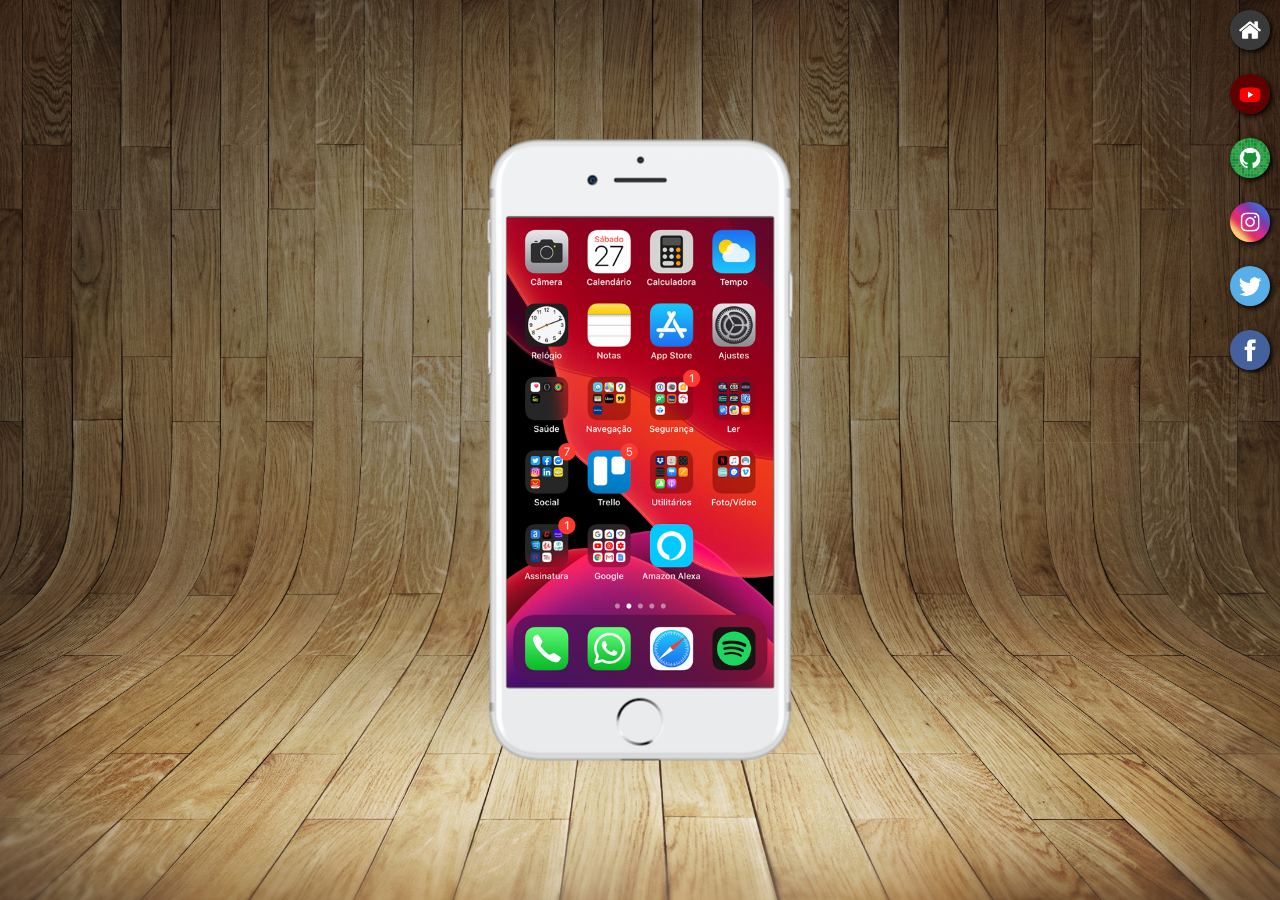
<file: index.html>
<!DOCTYPE html>
<html lang="pt-br">
<head>
    <meta charset="UTF-8">
    <meta http-equiv="X-UA-Compatible" content="IE=edge">
    <meta name="viewport" content="width=device-width, initial-scale=1.0">
    <link rel="shortcut icon" href="favicon.ico" type="image/x-icon">
    <link rel="stylesheet" href="estilos/style.css">
    
    <title>Projeto Redes Socias</title>
</head>
<body>
    <main>
        <section  id="telefone">
            <iframe src="home.html" name="tela" id="tela" frameborder="0">
                Seu navegador não compativel com isso.
            </iframe>''
          
        </section>
        <section id="rede-sociais">
            <a href="home.html" target="tela"><img src="imagens/logo-home.jpg" alt="Home"></a><br>
            <a href="youtube.html" target="tela"><img src="imagens/logo-youtube.jpg" alt="youtube"></a><br>
            <a href="github.html" target="tela"><img src="imagens/logo-github.jpg" alt="github"></a><br>
            <a href="instagran.html" target="tela"><img src="imagens/logo-instagram.jpg" alt="instagran"></a><br>
            <a href="twitter.html" target="tela"><img src="imagens/logo-twitter.jpg" alt="twitter"></a><br>
            <a href="facebook.html" target="tela"><img src="imagens/logo-facebook.jpg" alt="facebook"></a>
        </section>
    </main>
</body>
</html>
</file>
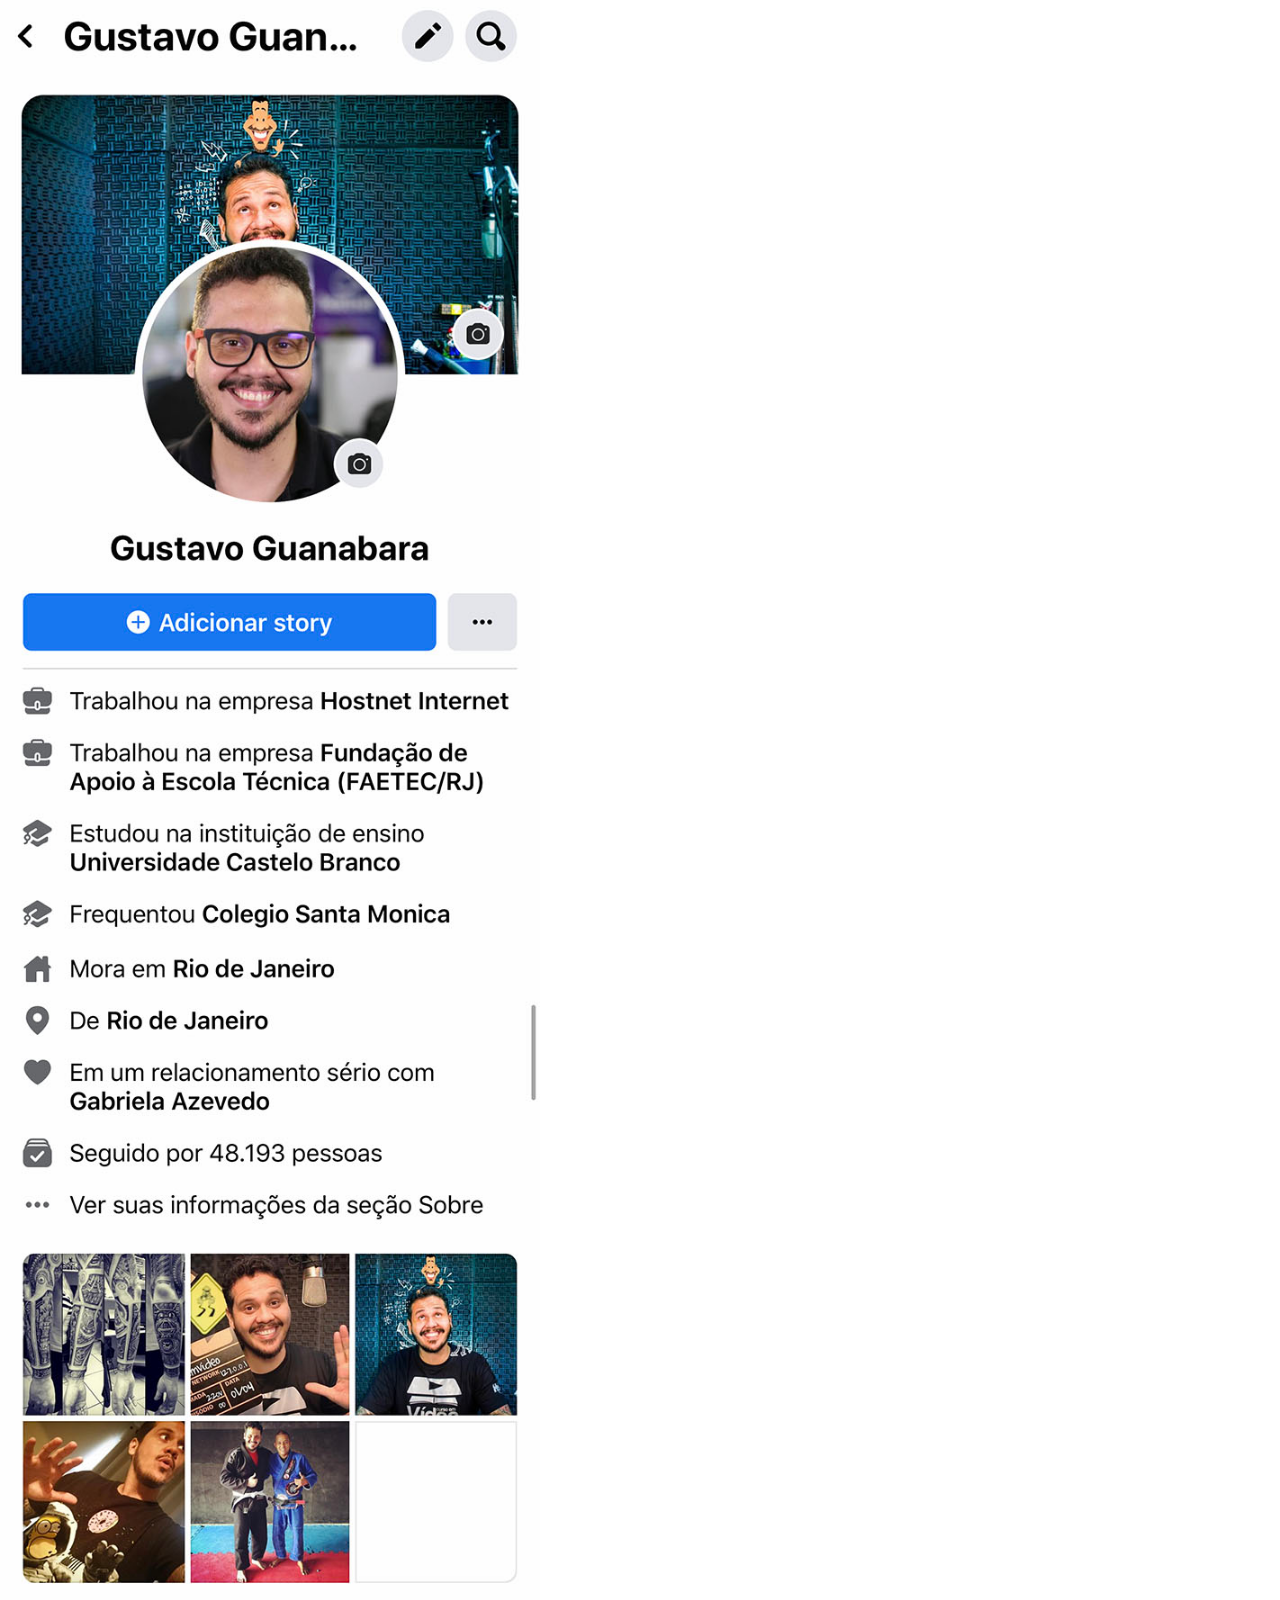
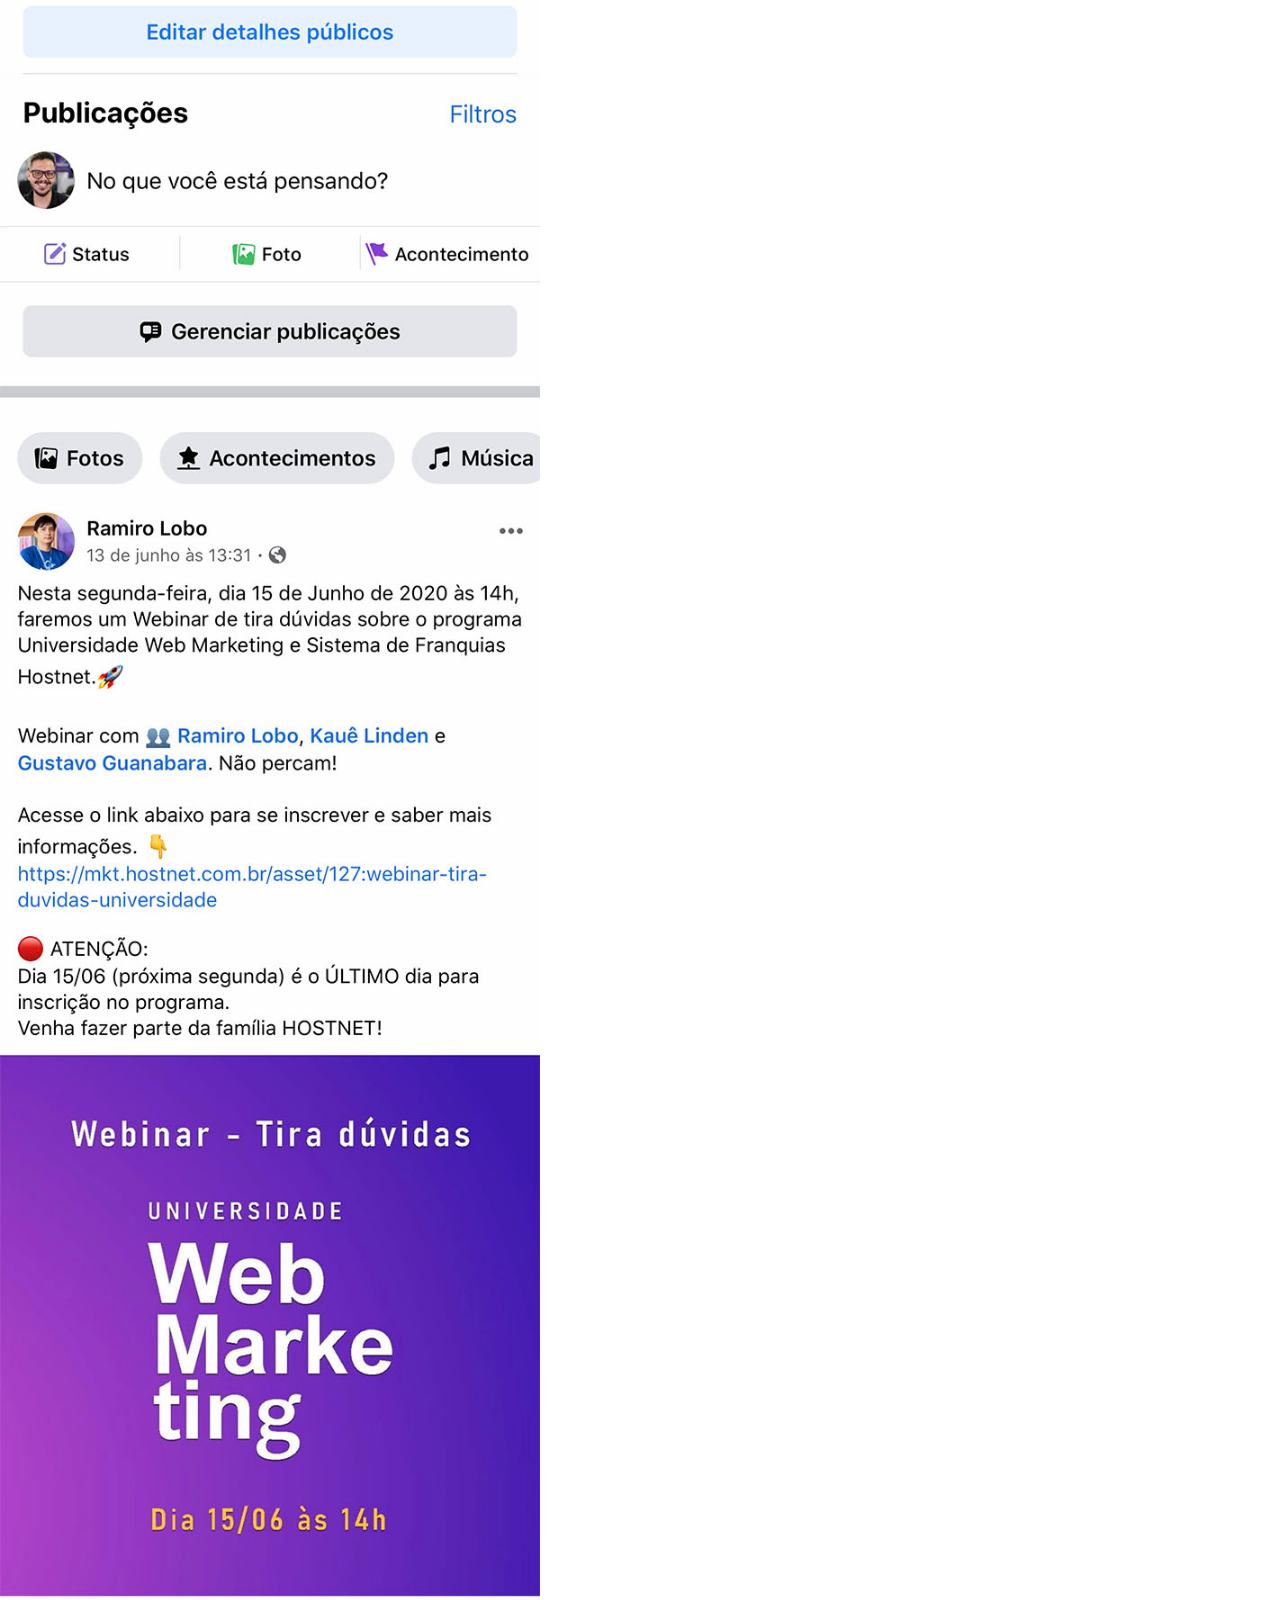
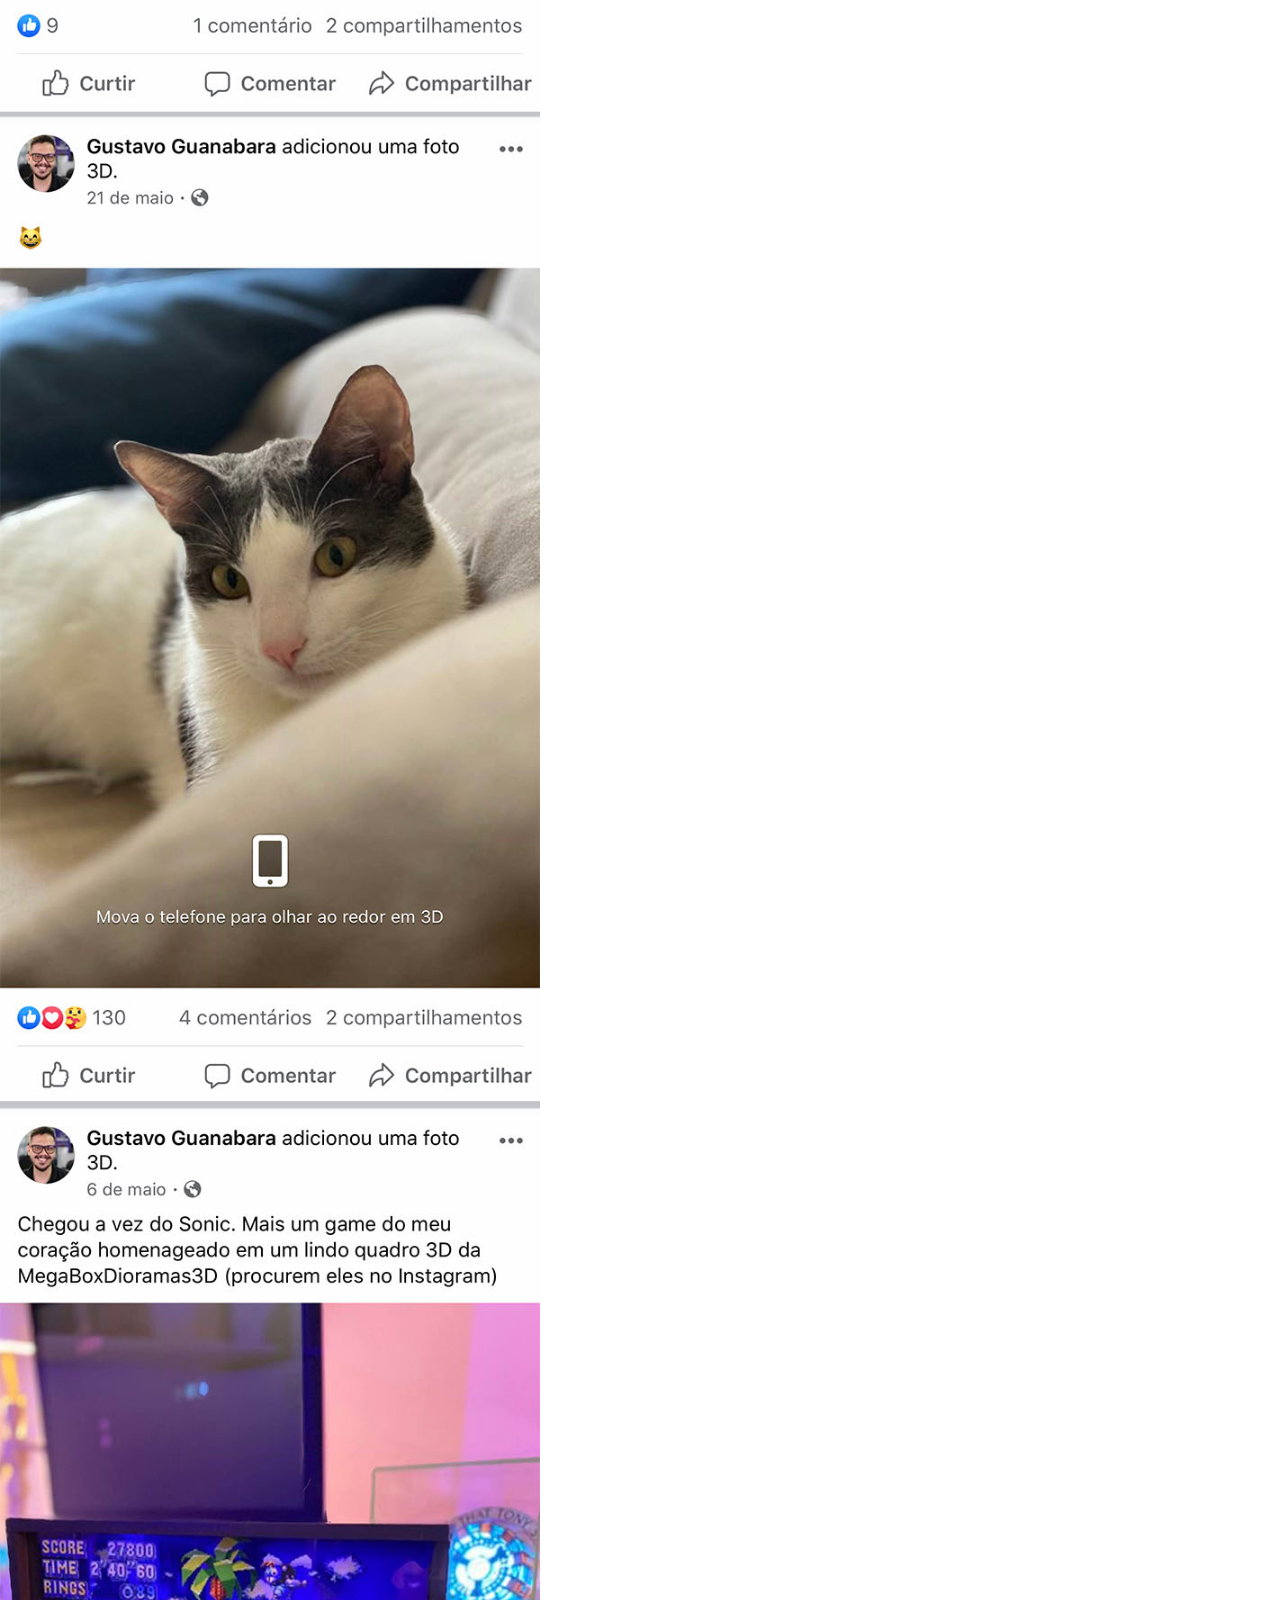
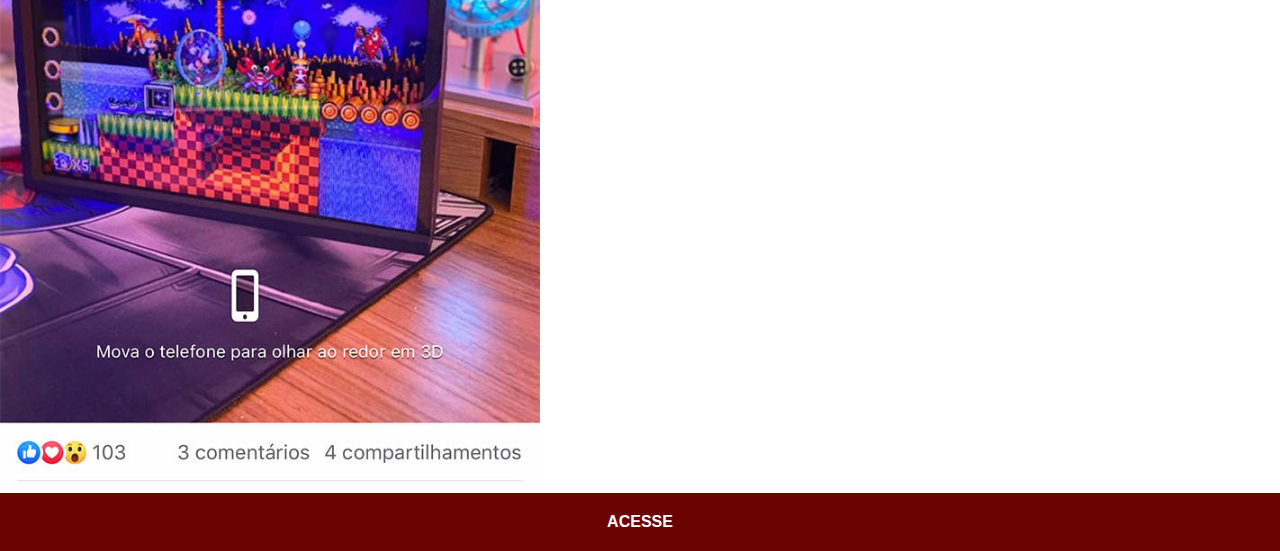
<file: facebook.html>
<!DOCTYPE html>
<html lang="pt-br">
<head>
    <meta charset="UTF-8">
    <meta http-equiv="X-UA-Compatible" content="IE=edge">
    <meta name="viewport" content="width=device-width, initial-scale=1.0">
    <title>Facebook</title>
    <link rel="stylesheet" href="estilos/social.css">
</head>
<body>
    <img src="imagens/tela-facebook.jpg" alt="facebook">
    <a href="https://www.facebook.com/robson.germano.3/" target="_blank">ACESSE</a>
</body>
</html>
</file>
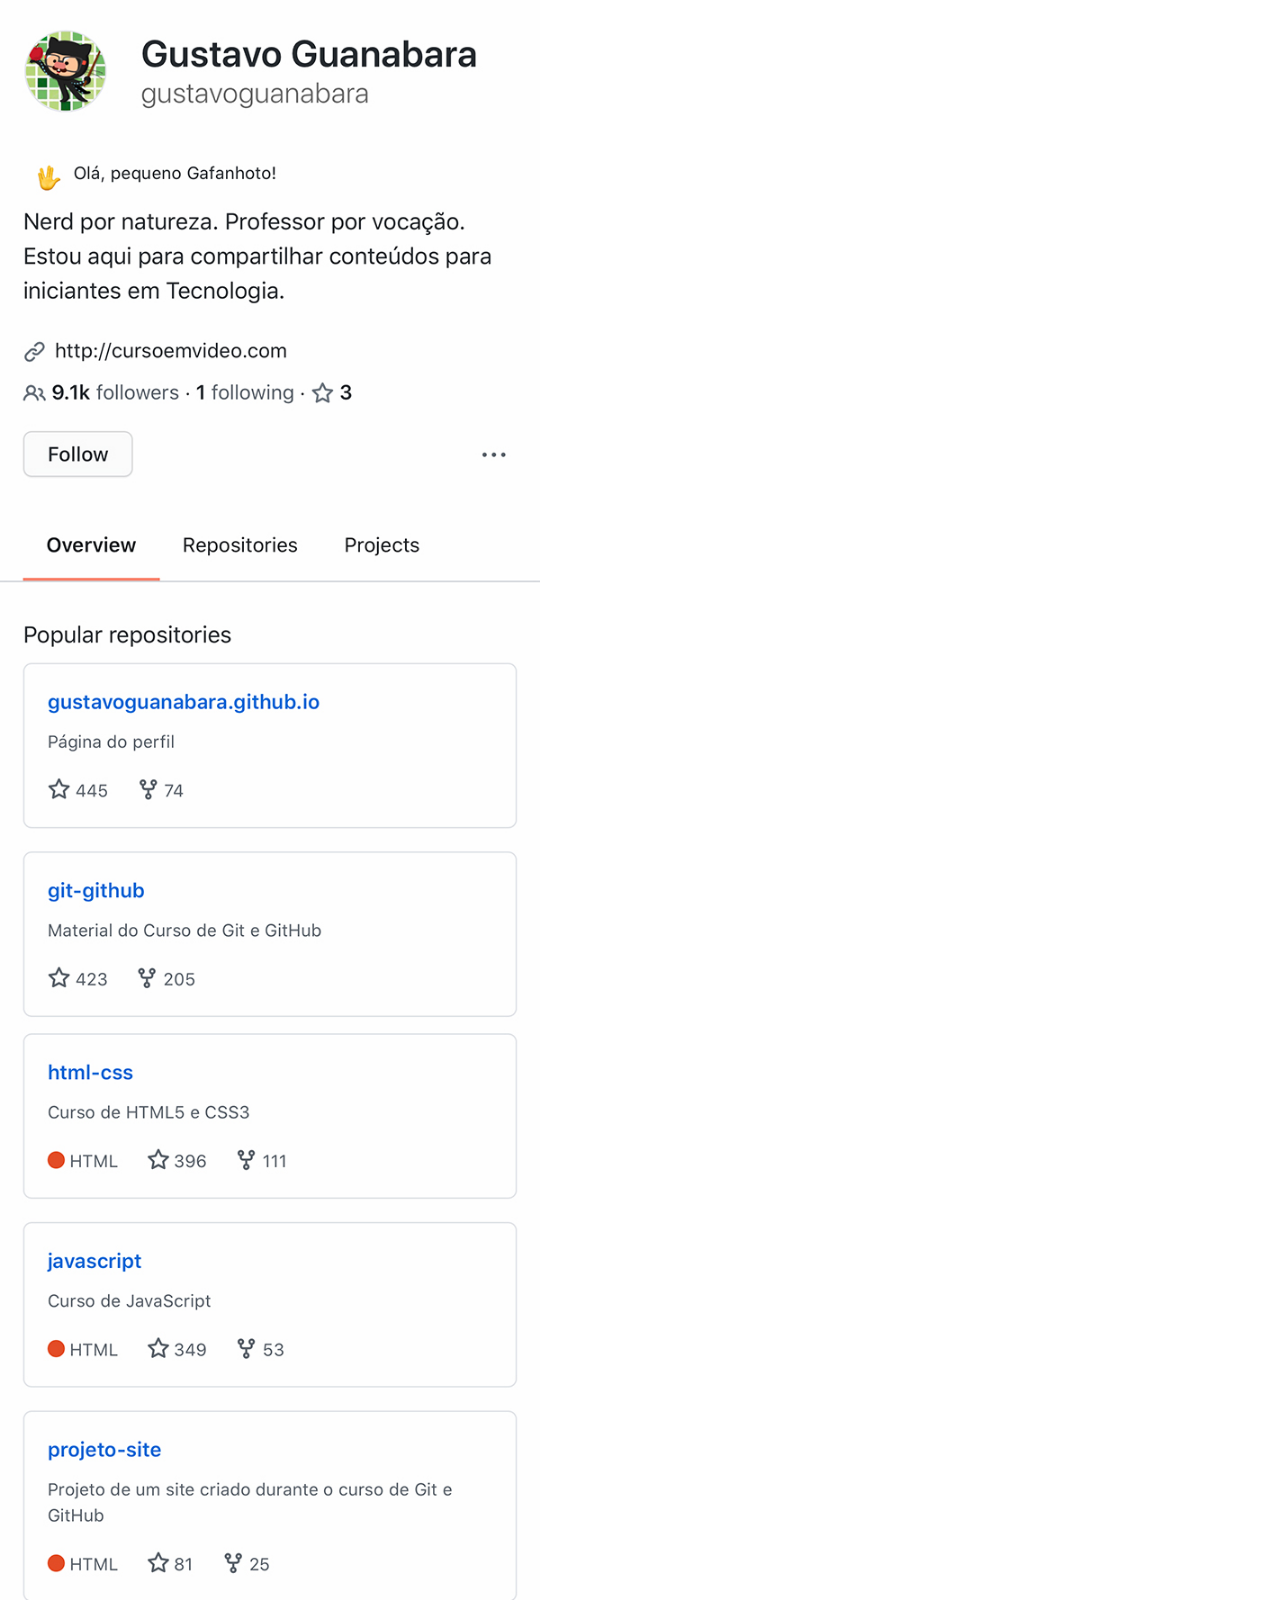
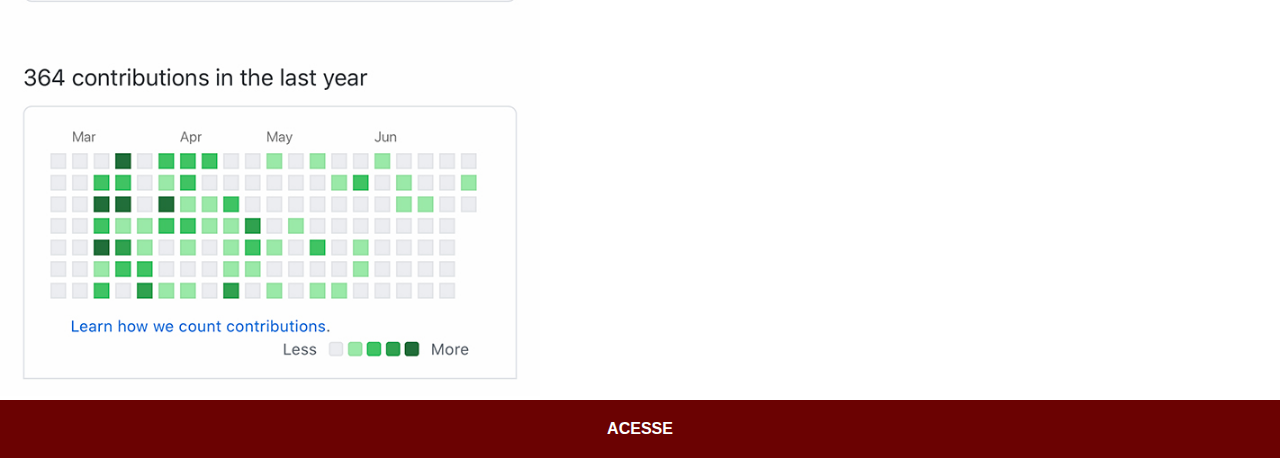
<file: github.html>
<!DOCTYPE html>
<html lang="pt-br">
<head>
    <meta charset="UTF-8">
    <meta http-equiv="X-UA-Compatible" content="IE=edge">
    <meta name="viewport" content="width=device-width, initial-scale=1.0">
    <title>github</title>
    <link rel="stylesheet" href="estilos/social.css">
</head>
<body>
    <img src="imagens/tela-github.jpg" alt="github">
    <a href="https://github.com/robsondi" target="_blank">ACESSE</a>
</body>
</html>
</file>
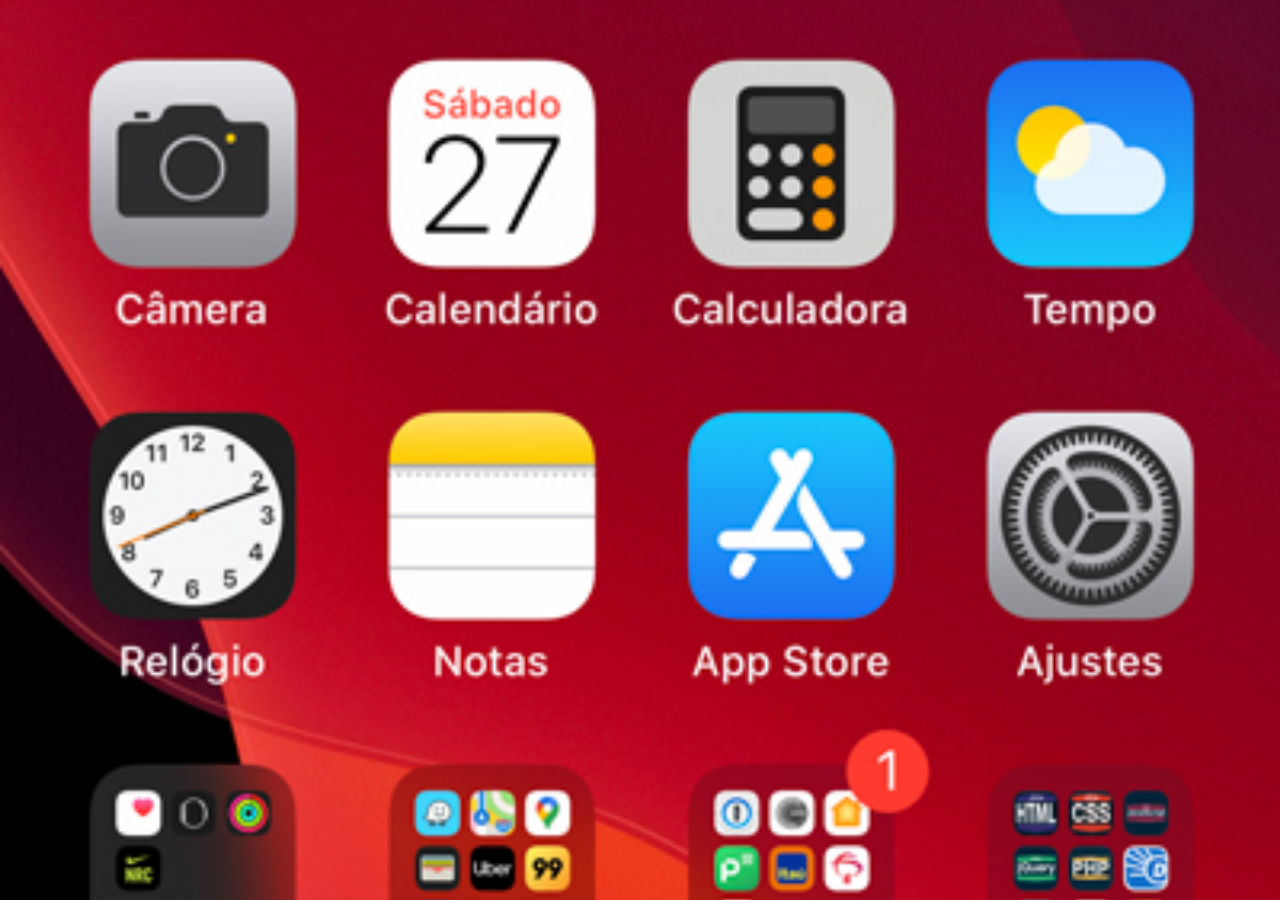
<file: home.html>
<!DOCTYPE html>
<html lang="pt-br">
<head>
    <meta charset="UTF-8">
    <meta http-equiv="X-UA-Compatible" content="IE=edge">
    <meta name="viewport" content="width=device-width, initial-scale=1.0">
    <title>Home</title>
</head>
<style>
    * {
        margin: 0px;
        padding: 0px;
    }

    body {
        width: 100vw;
        height: 100vh;
        background: bisque url('imagens/tela-home.jpg') no-repeat top center;
        background-size: cover;

    }
</style>
<body>
    
</body>
</html>
</file>
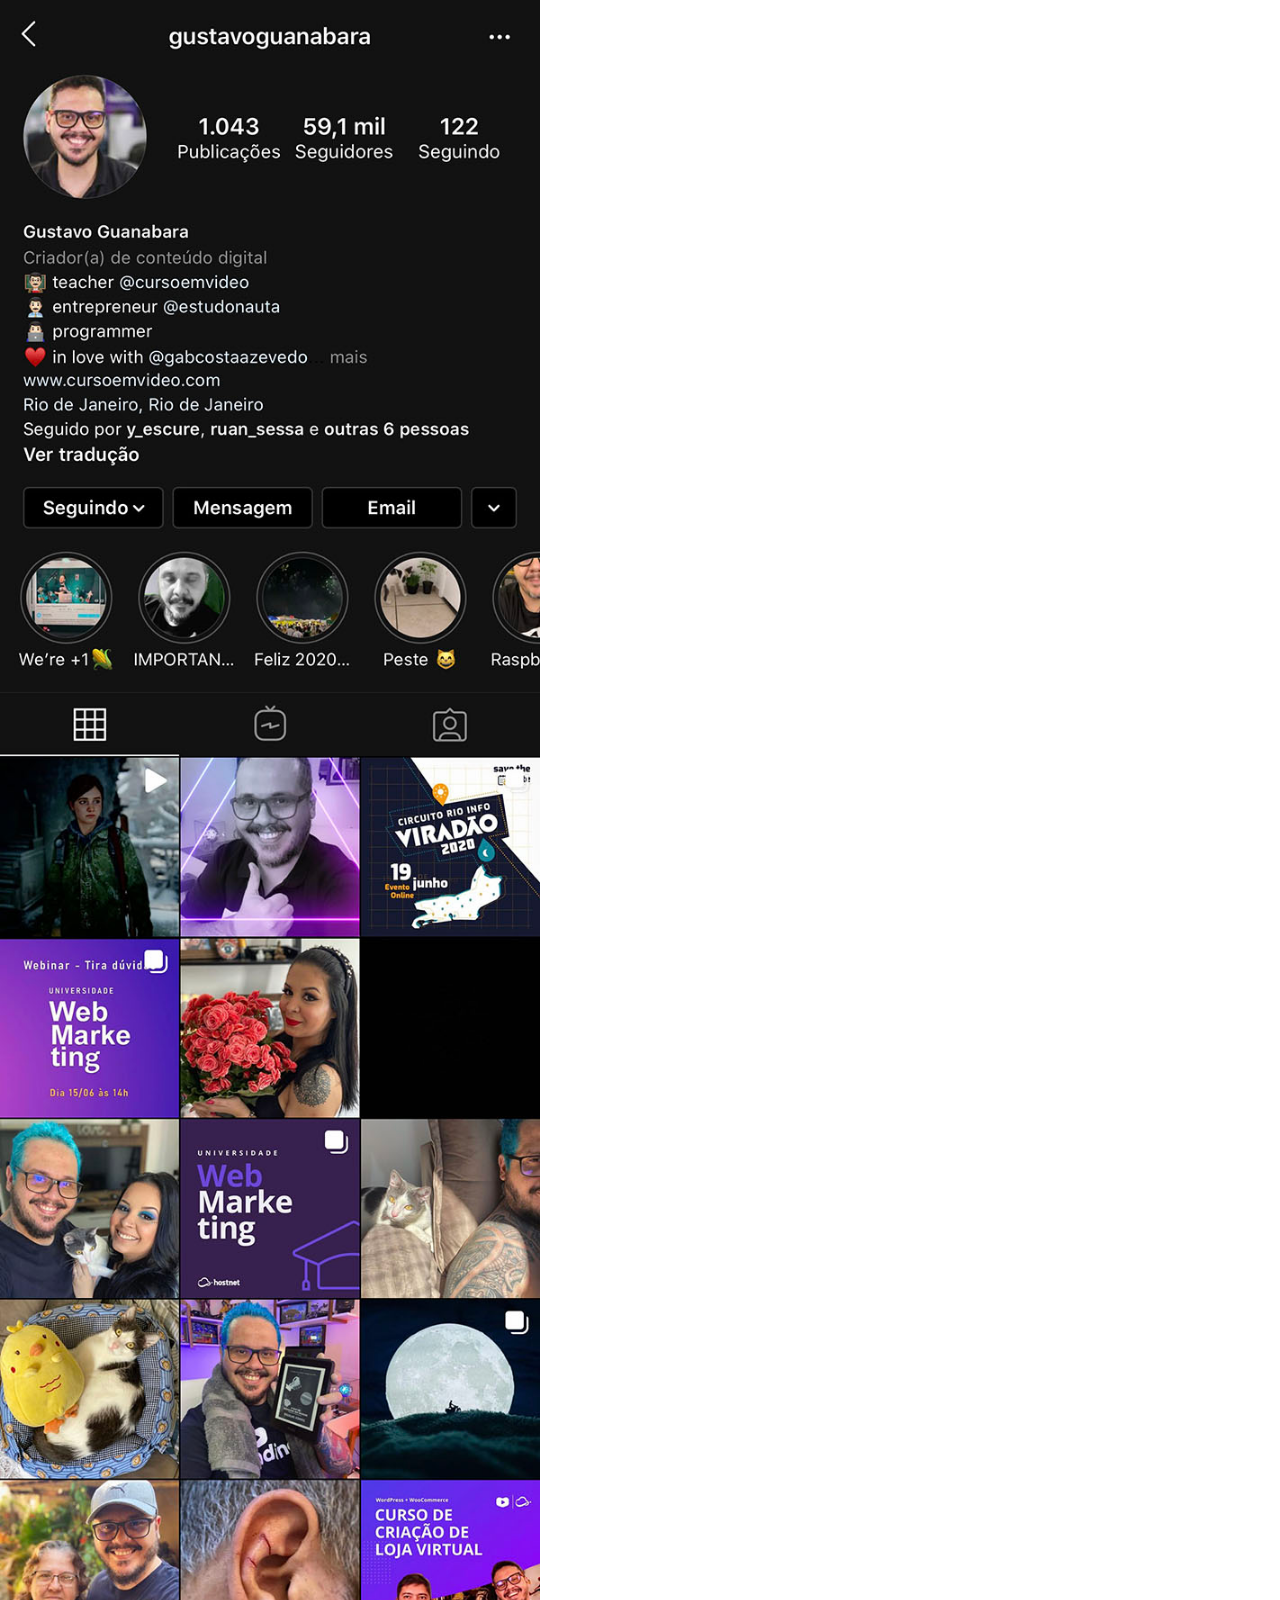
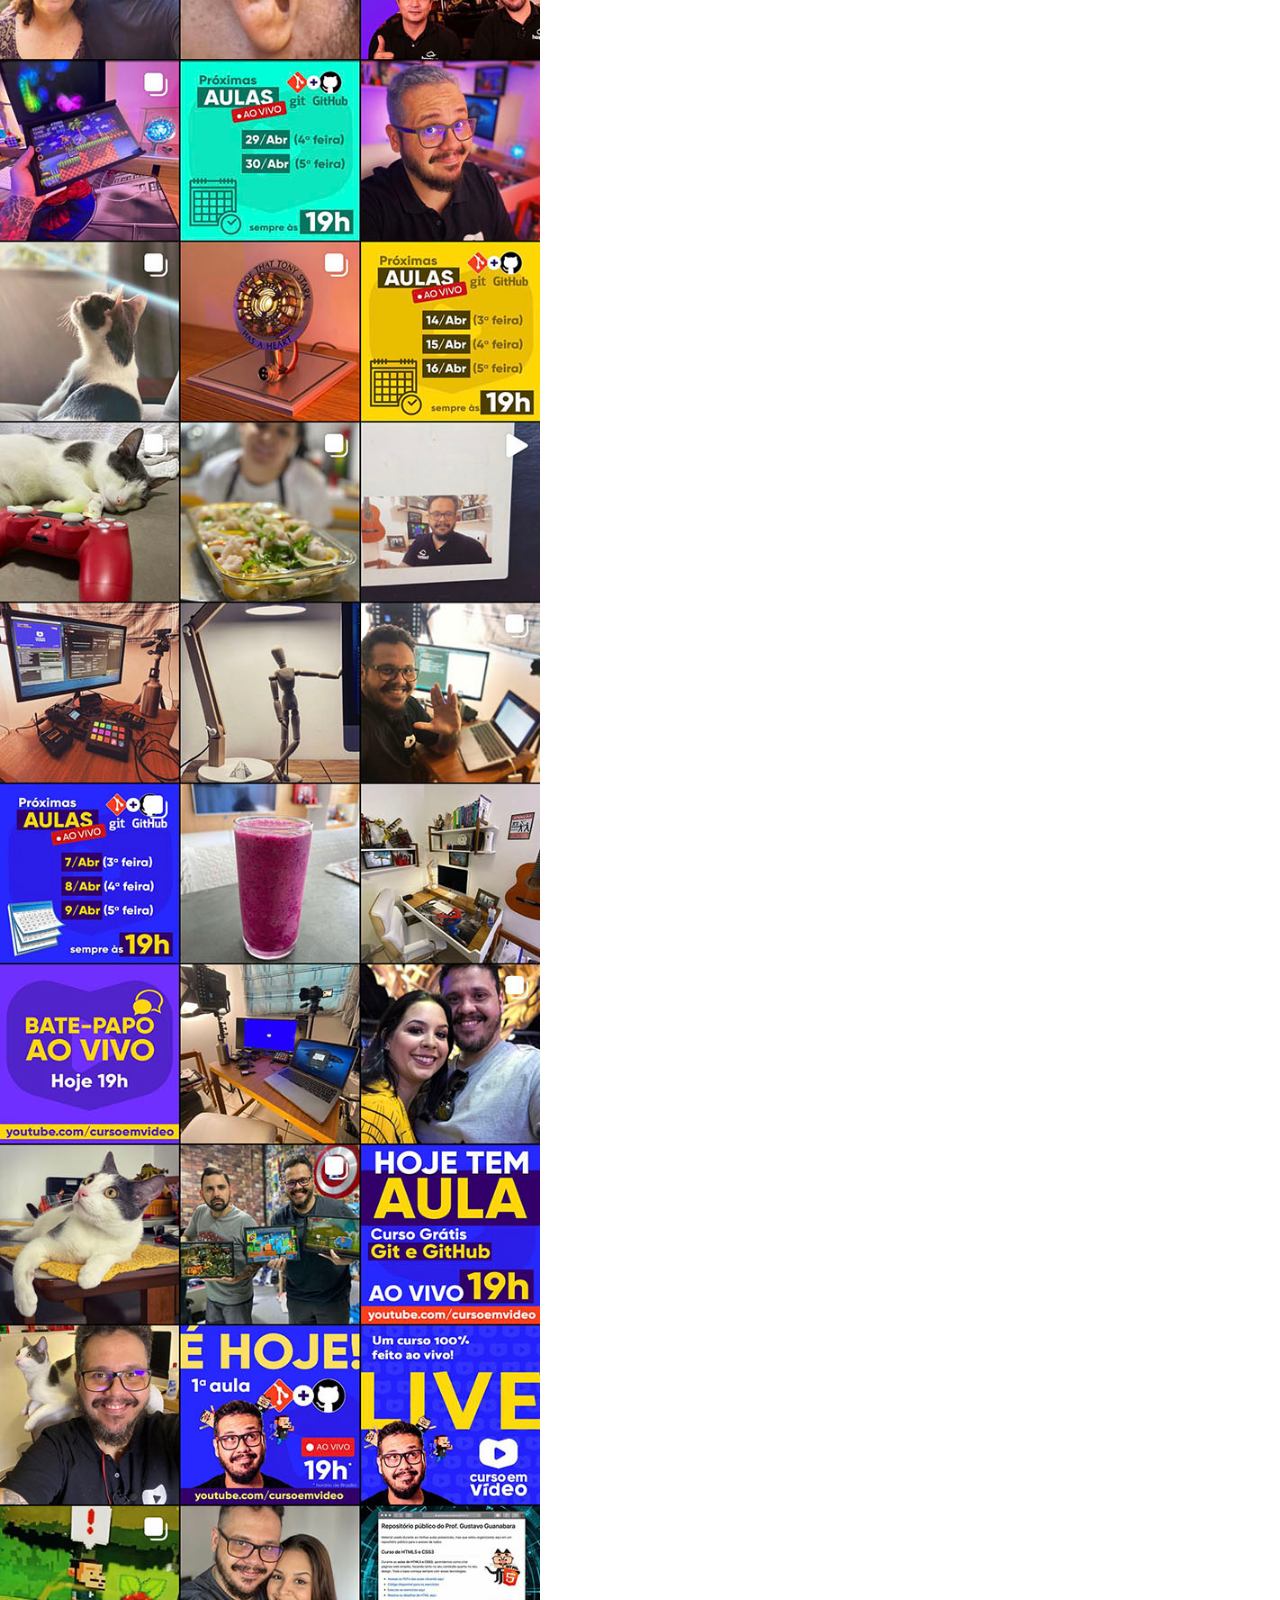
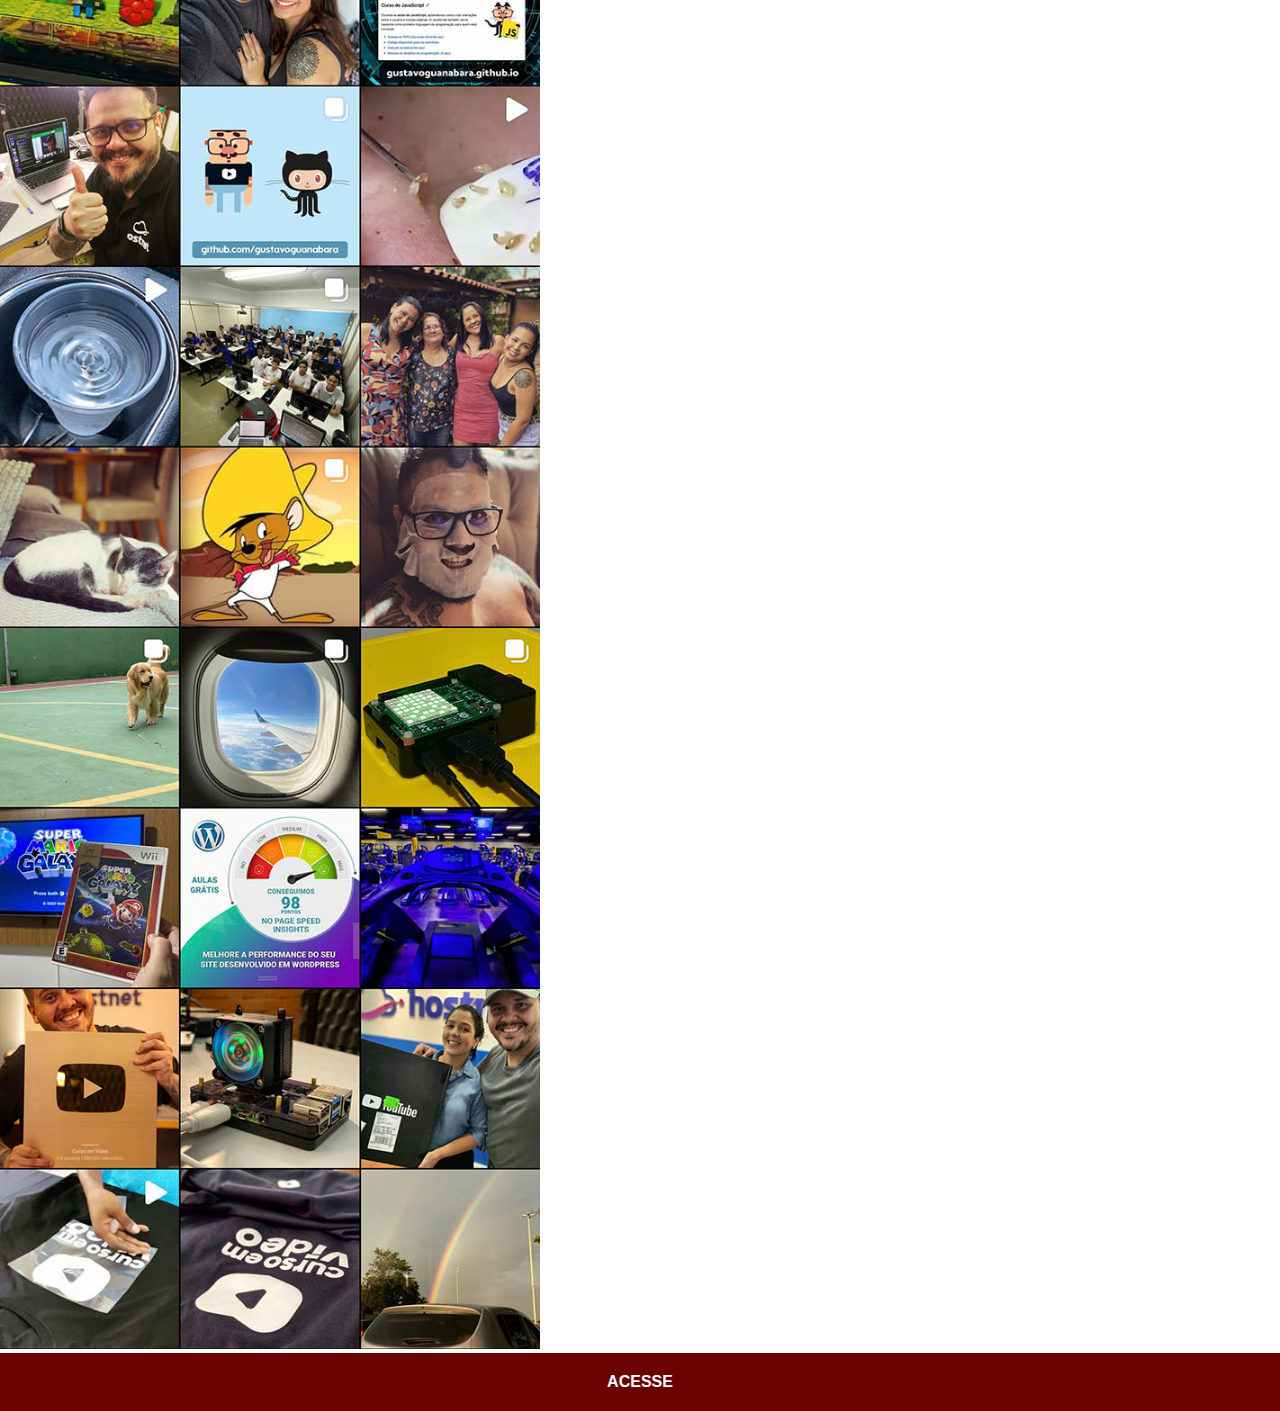
<file: instagran.html>
<!DOCTYPE html>
<html lang="pt-br">
<head>
    <meta charset="UTF-8">
    <meta http-equiv="X-UA-Compatible" content="IE=edge">
    <meta name="viewport" content="width=device-width, initial-scale=1.0">
    <title>instagran</title>
    <link rel="stylesheet" href="estilos/social.css">
</head>
<body>
    <img src="imagens/tela-instagram.jpg" alt="instagran">
    <a href="https://www.instagram.com/robsondi/" target="_blank">ACESSE</a>
</body>
</html>
</file>
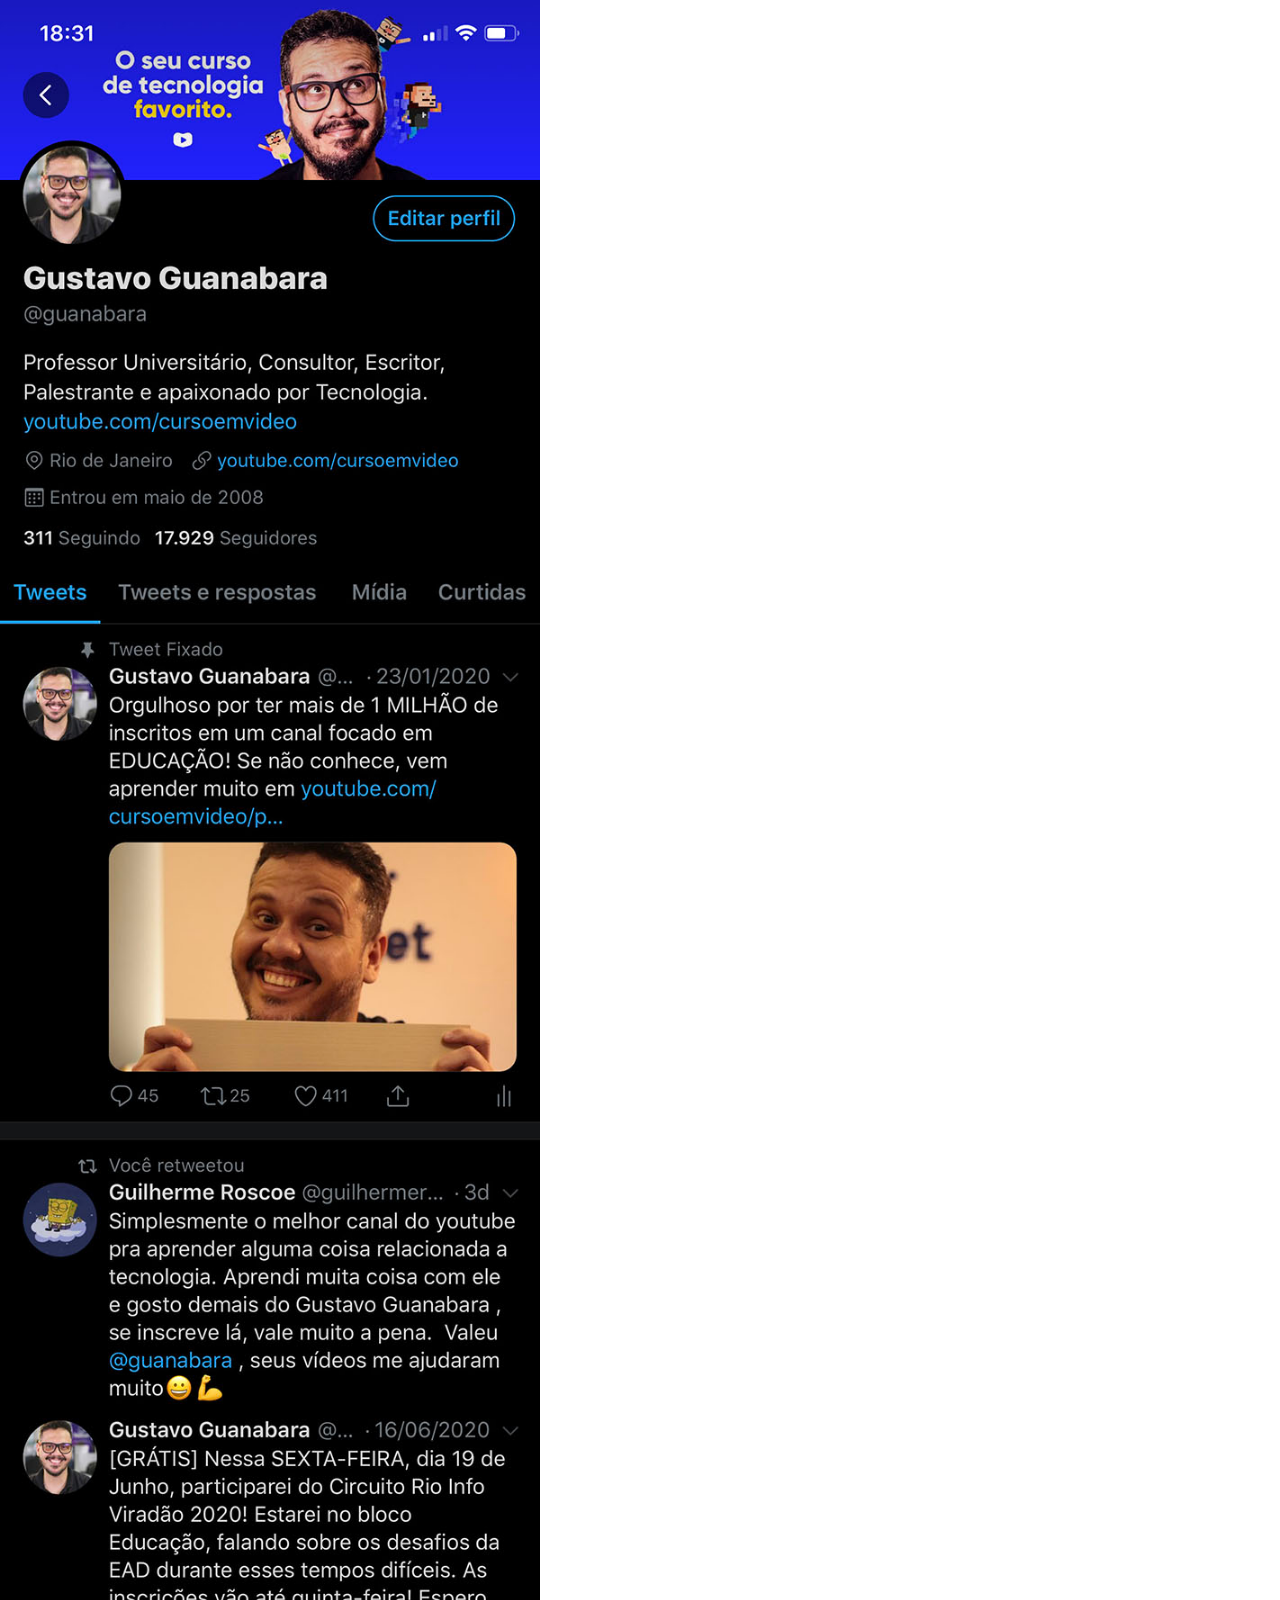
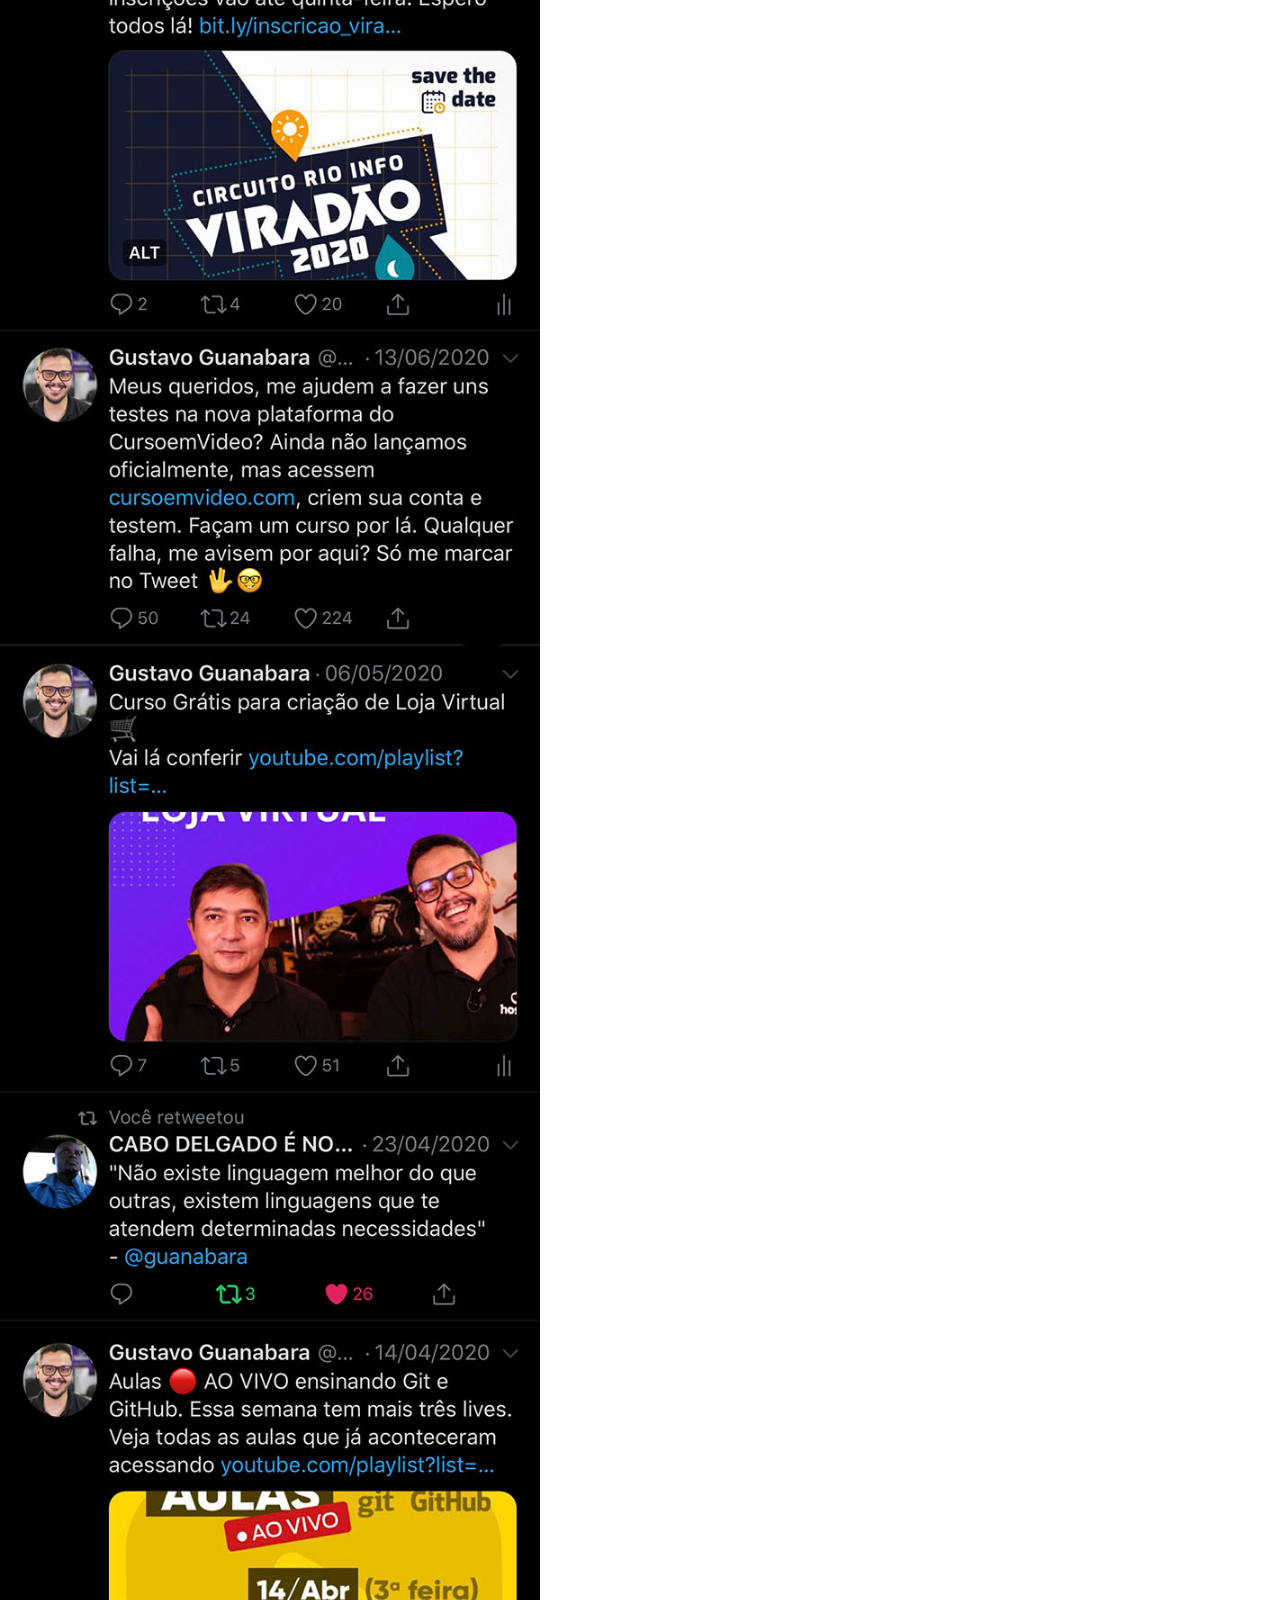
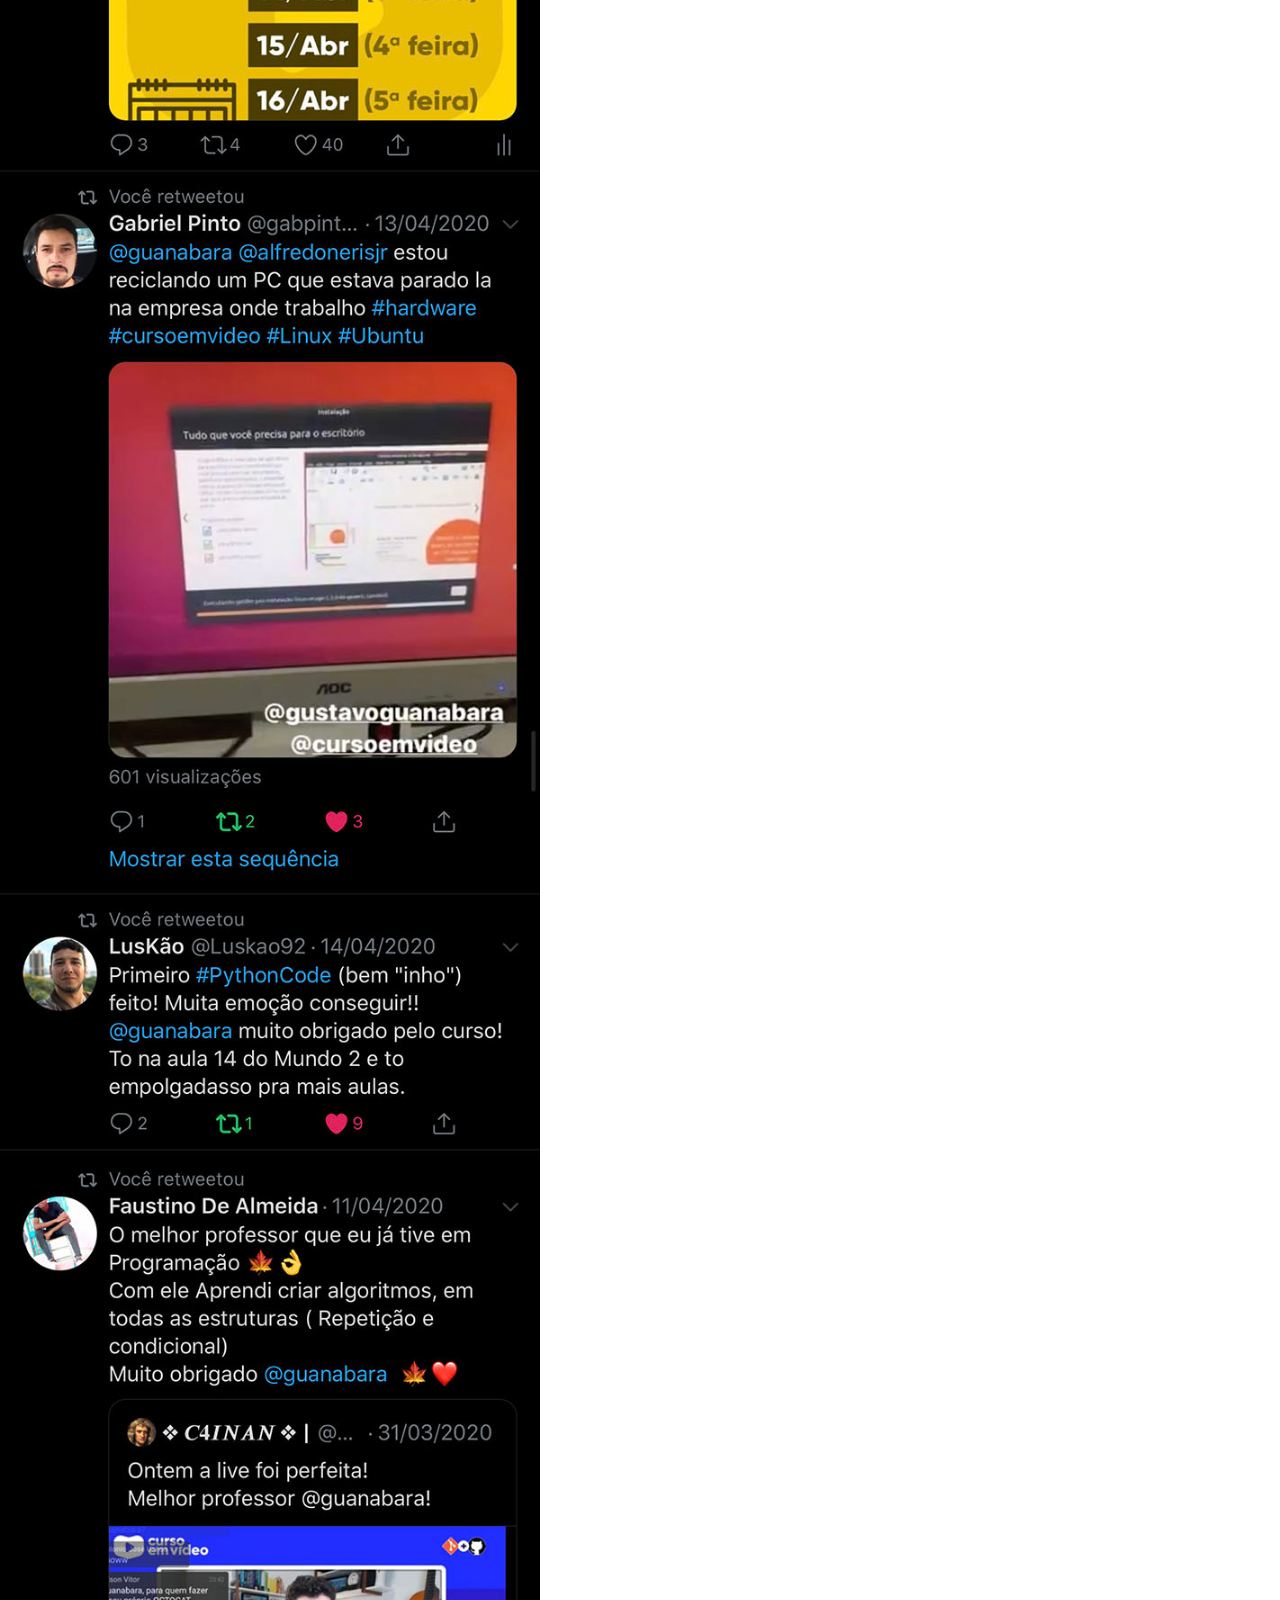
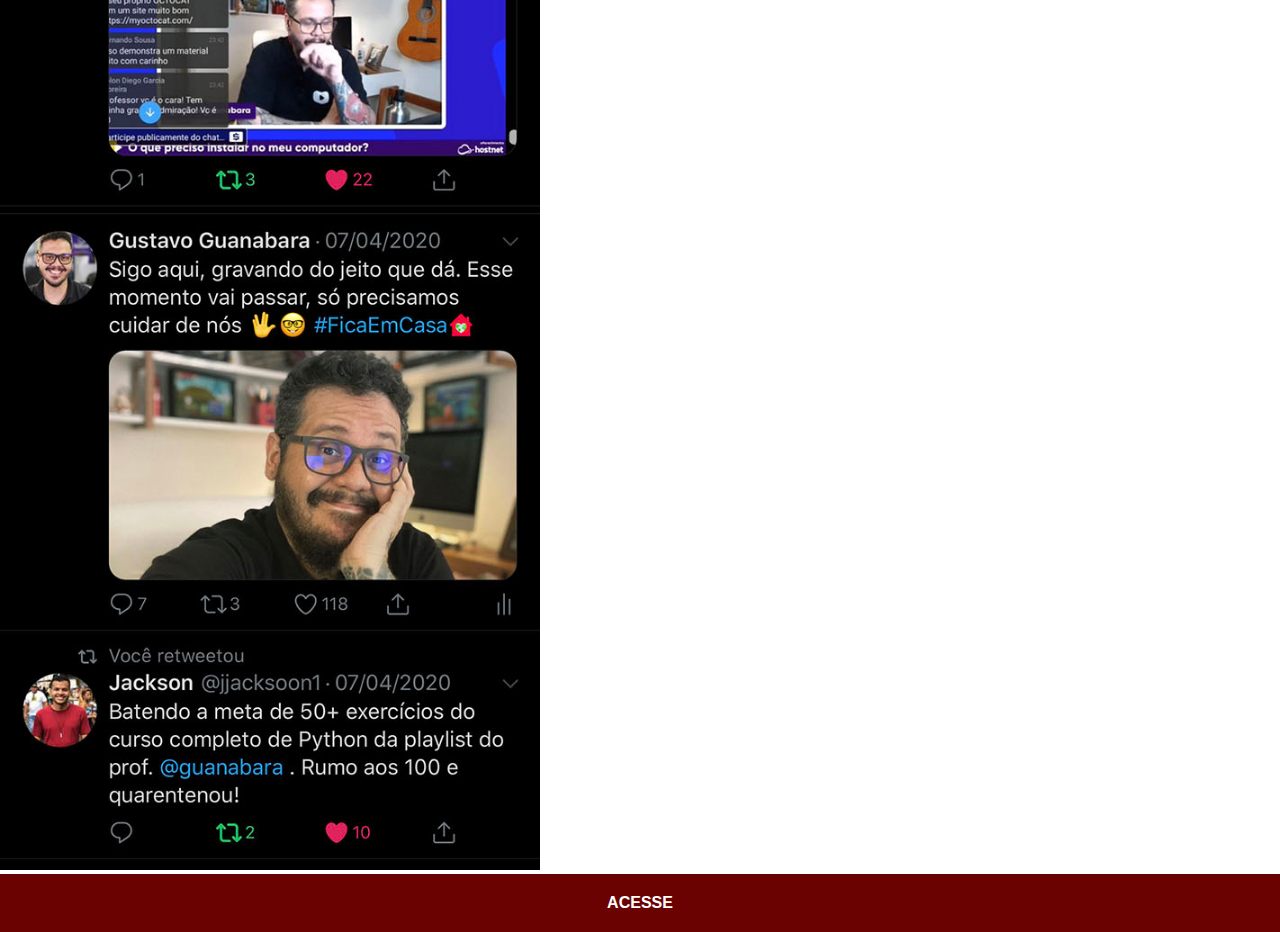
<file: twitter.html>
<!DOCTYPE html>
<html lang="pt-br">
<head>
    <meta charset="UTF-8">
    <meta http-equiv="X-UA-Compatible" content="IE=edge">
    <meta name="viewport" content="width=device-width, initial-scale=1.0">
    <title>twitter</title>
    <link rel="stylesheet" href="estilos/social.css">
</head>
<body>
    <img src="imagens/tela-twitter.jpg" alt="twitter">
    <a href="https://twitter.com/robson_adriano_" target="_blank">ACESSE</a>
</body>
</html>
</file>
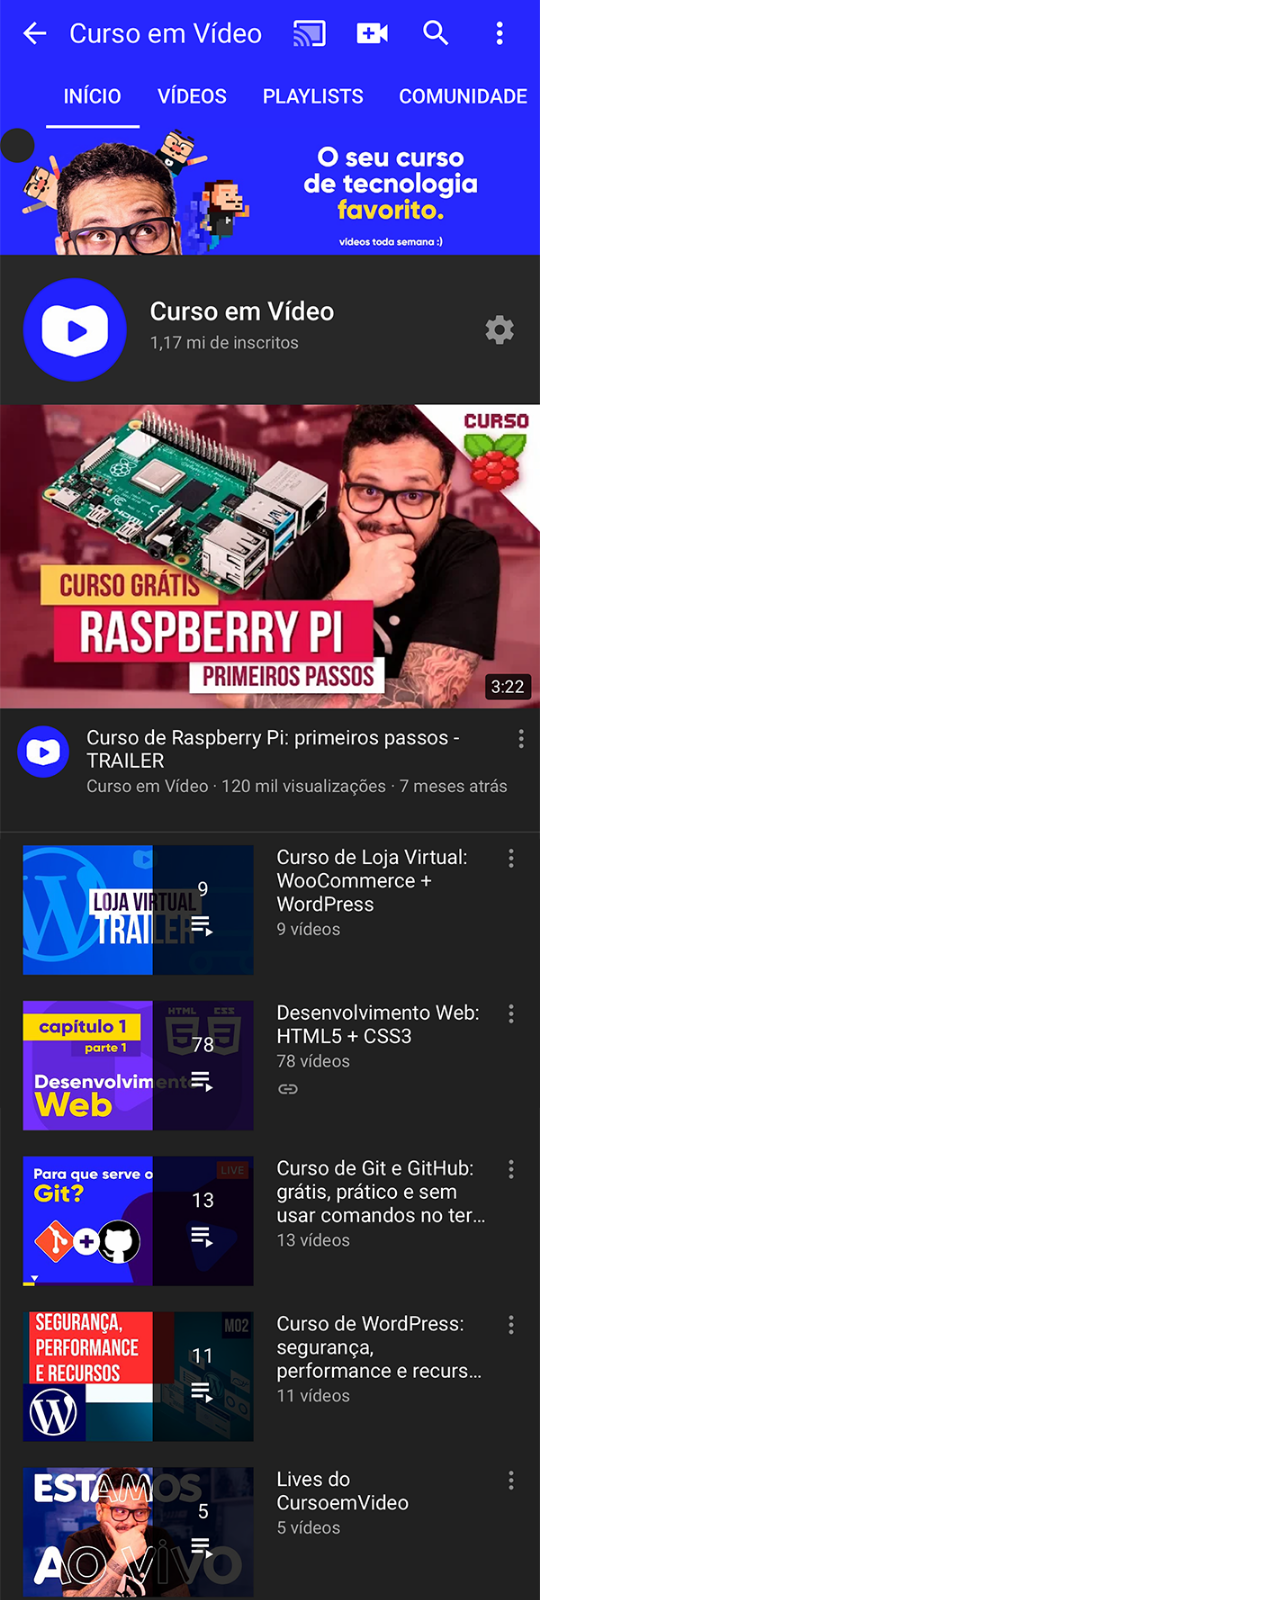
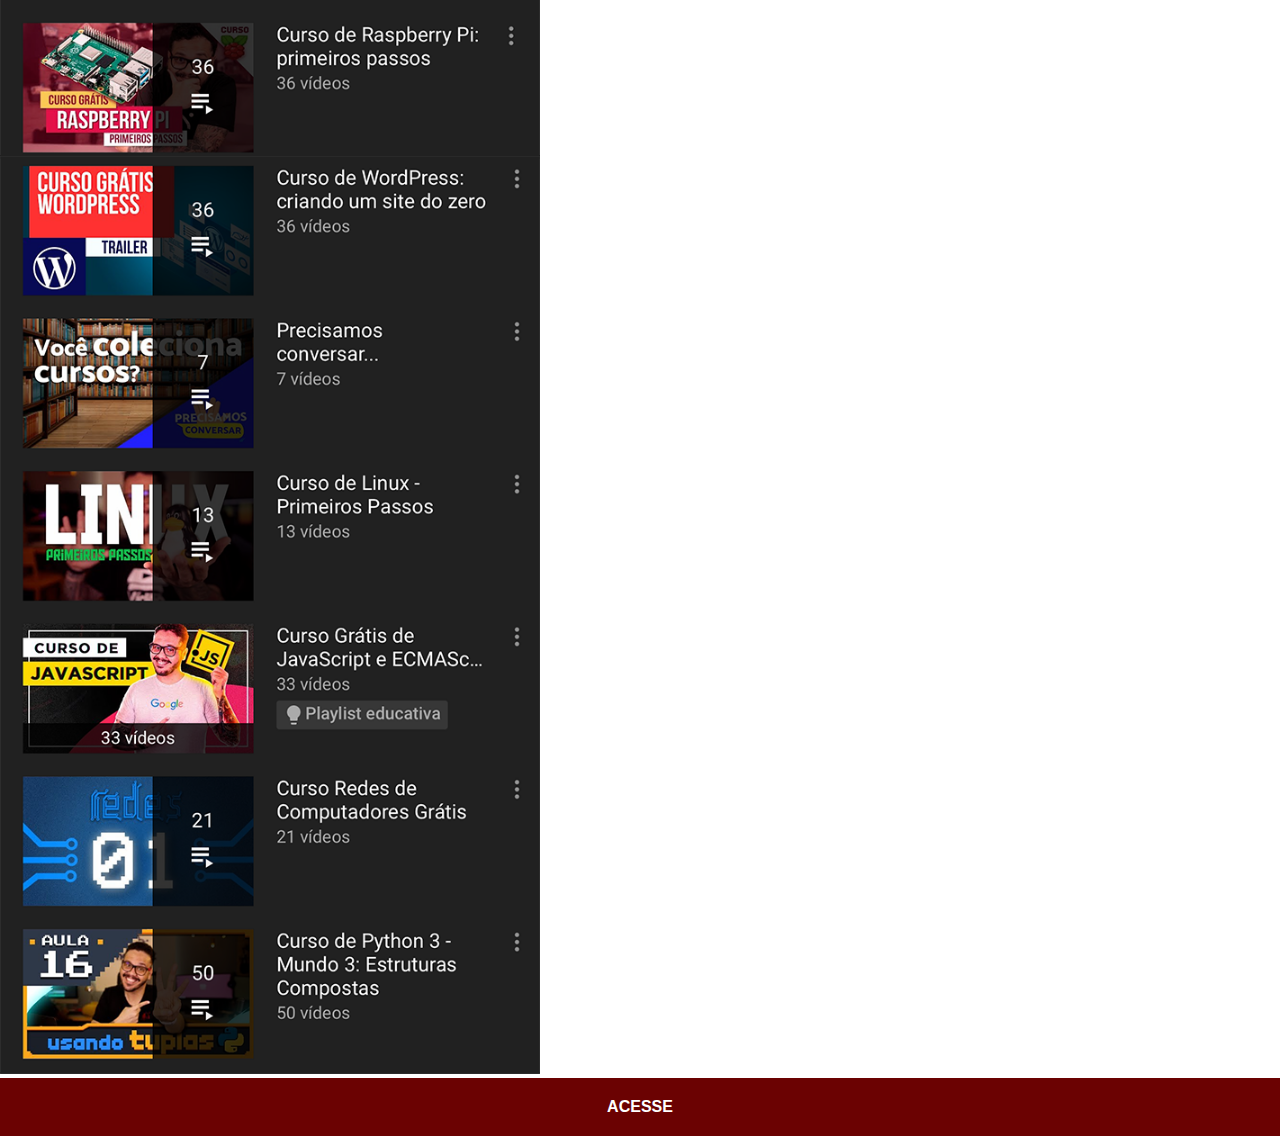
<file: youtube.html>
<!DOCTYPE html>
<html lang="pt-br">
<head>
    <meta charset="UTF-8">
    <meta http-equiv="X-UA-Compatible" content="IE=edge">
    <meta name="viewport" content="width=device-width, initial-scale=1.0">
    <title>youtube</title>
   <link rel="stylesheet" href="estilos/social.css">
</head>
<body>
    <img src="imagens/tela-youtube.png" alt="youtube">
    <a href="https://www.youtube.com/c/CursoemVideo/playlists" target="_blank">ACESSE</a>
</body>
</html>
</file>
<file: estilos/style.css>
@charset "UTF-8";

* {
    margin: 0px;
    padding: 0px;
    font-family: Arial, Helvetica, sans-serif;
}

html, body {
height: 100vh;
width: 100vw;
background-color: black;
}

body {
    background:url(../imagens/fundo-madeira.jpg) no-repeat top center;
    background-size: cover;
    background-attachment: fixed;
}

main {
    position: relative;
    height: 100vh;
}

section#telefone {
    position: absolute;
    top: 50%;
    left: 50%;
    transform: translate(-50%,-50%);
    height: 627px;
    width: 311px;
    background:url(../imagens/frame-iphone.png) no-repeat;
}

iframe#tela {
    position: relative;
    top: 81px;
    left: 22px;
    width: 267px;
    height: 470px;
}

section#rede-sociais {
    text-align: right;
}

section#rede-sociais >a >img {
    width: 40px;
    margin: 10px;
    border-radius: 50%;
    box-shadow: 2px 2px 5px rgba(0, 0, 0.400) ;
    box-sizing: border-box;
}

section#rede-sociais img:hover {
    border:  2px solid #aeaeae;
    transform: translate(-3px,-3px);
    box-shadow: 5pc 5px 10px rgba(0, 0, 0, 0.623);
    transition: transform .2s, border 1s;
    
}
</file>
<file: estilos/social.css>
@charset "UTF-8";

*{
    margin: 0px;
    padding: 0px;
    font-family: Arial, Helvetica, sans-serif;
}  

::-webkit-scrollbar {
    width: 0px;
    height: 0px;
}

img {
    width: 60vh;

}

a {
    display: block;
    background-color: rgb(107, 2, 2);
    color: white;
    padding: 20px;
    text-align: center;
    font-weight: bolder;
    text-decoration: none;
}
 a:hover {
    background-color: red;
 }
</file>
